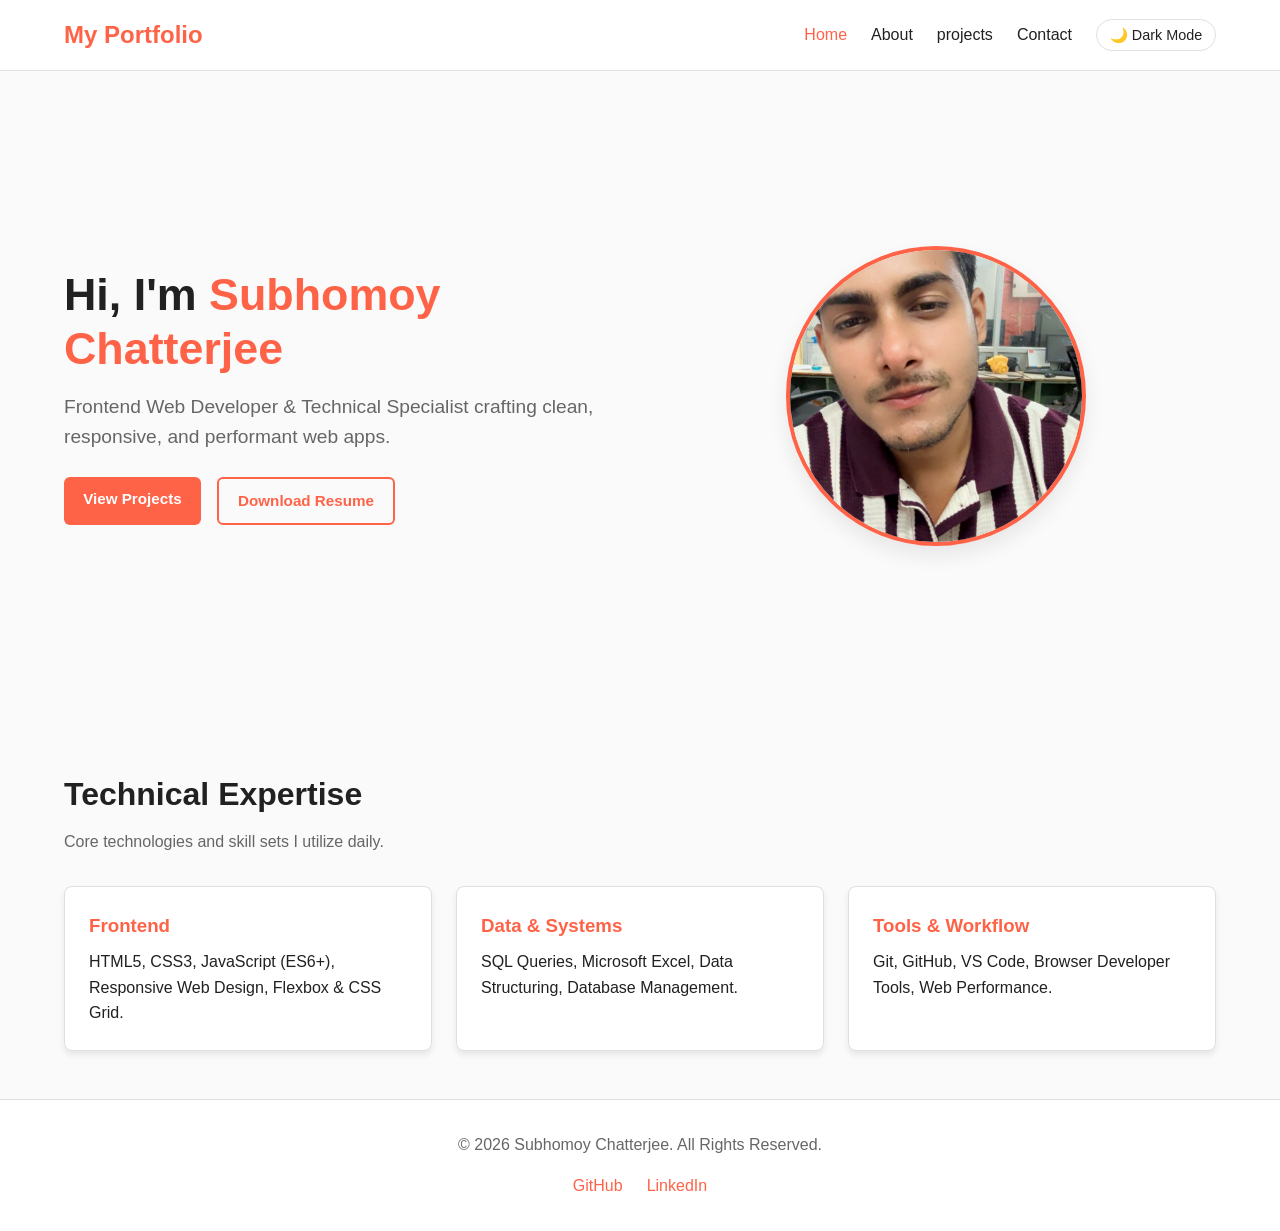
<file: week1-assignments/portfolio-website/index.html>
<!DOCTYPE html>
<html lang="en">

<head>
    <meta charset="UTF-8">
    <meta name="viewport" content="width=device-width, initial-scale=1.0">
    <title>Subhomoy Chatterjee | Personal Portfolio</title>
    <link rel="stylesheet" href="css/style.css">
    <link rel="shortcut icon" href="assets/icons/favicon.ico" type="image/x-icon">
</head>

<body>

    <header class="site-header">
        <nav class="nav-container" aria-label="Main Navigation">
            <a href="index.html" class="logo">My Portfolio</a>
            <ul class="nav-links">
                <li><a href="index.html" class="active">Home</a></li>
                <li><a href="about.html">About</a></li>
                <li><a href="projects.html">projects</a></li>
                <li><a href="contact.html">Contact</a></li>
                <li>
                    <button id="theme-toggle" class="theme-toggle-btn" aria-label="Toggle Theme">🌙 Dark Mode</button>
                </li>
            </ul>
        </nav>
    </header>

    <main>
   
        <section class="container hero-section">
            <div class="hero-content">
                <h1 class="hero-title">Hi, I'm <span>Subhomoy Chatterjee</span></h1>
                <p class="hero-subtitle">Frontend Web Developer & Technical Specialist crafting clean, responsive, and
                    performant web apps.</p>
                <div class="hero-buttons">
                    <a href="https://github.com/subhomoychatterjee1995/week1-assignments.git" target="_blank" rel="noopener" class="btn btn-primary">View Projects</a>
                    <a href="assets/resume/2027_Subhomoy Chatterjee CV.pdf" download class="btn btn-outline">Download Resume</a>
                </div>
            </div>
            <div class="hero-image">
                <img src="assets/images/hero.jpg" alt="Subhomoy Chatterjee profile photo">
            </div>
        </section>

        <section class="container reveal">
            <h2 class="section-title">Technical Expertise</h2>
            <p class="section-subtitle">Core technologies and skill sets I utilize daily.</p>

            <div class="skills-grid">
                <article class="skill-card">
                    <h3>Frontend</h3>
                    <p>HTML5, CSS3, JavaScript (ES6+), Responsive Web Design, Flexbox & CSS Grid.</p>
                </article>
                <article class="skill-card">
                    <h3>Data & Systems</h3>
                    <p>SQL Queries, Microsoft Excel, Data Structuring, Database Management.</p>
                </article>
                <article class="skill-card">
                    <h3>Tools & Workflow</h3>
                    <p>Git, GitHub, VS Code, Browser Developer Tools, Web Performance.</p>
                </article>
            </div>
        </section>
    </main>

    <footer class="site-footer">
        <div class="footer-content">
            <p>&copy; 2026 Subhomoy Chatterjee. All Rights Reserved.</p>
            <ul class="footer-links">
                <li><a href="https://github.com/subhomoychatterjee1995" target="_blank" rel="noopener">GitHub</a></li>
                <li><a href="https://www.linkedin.com/in/subhomoy-chatterjee-10795125b" target="_blank" rel="noopener">LinkedIn</a></li>
            </ul>
        </div>
    </footer>

    <script src="js/script.js"></script>
</body>

</html>
</file>
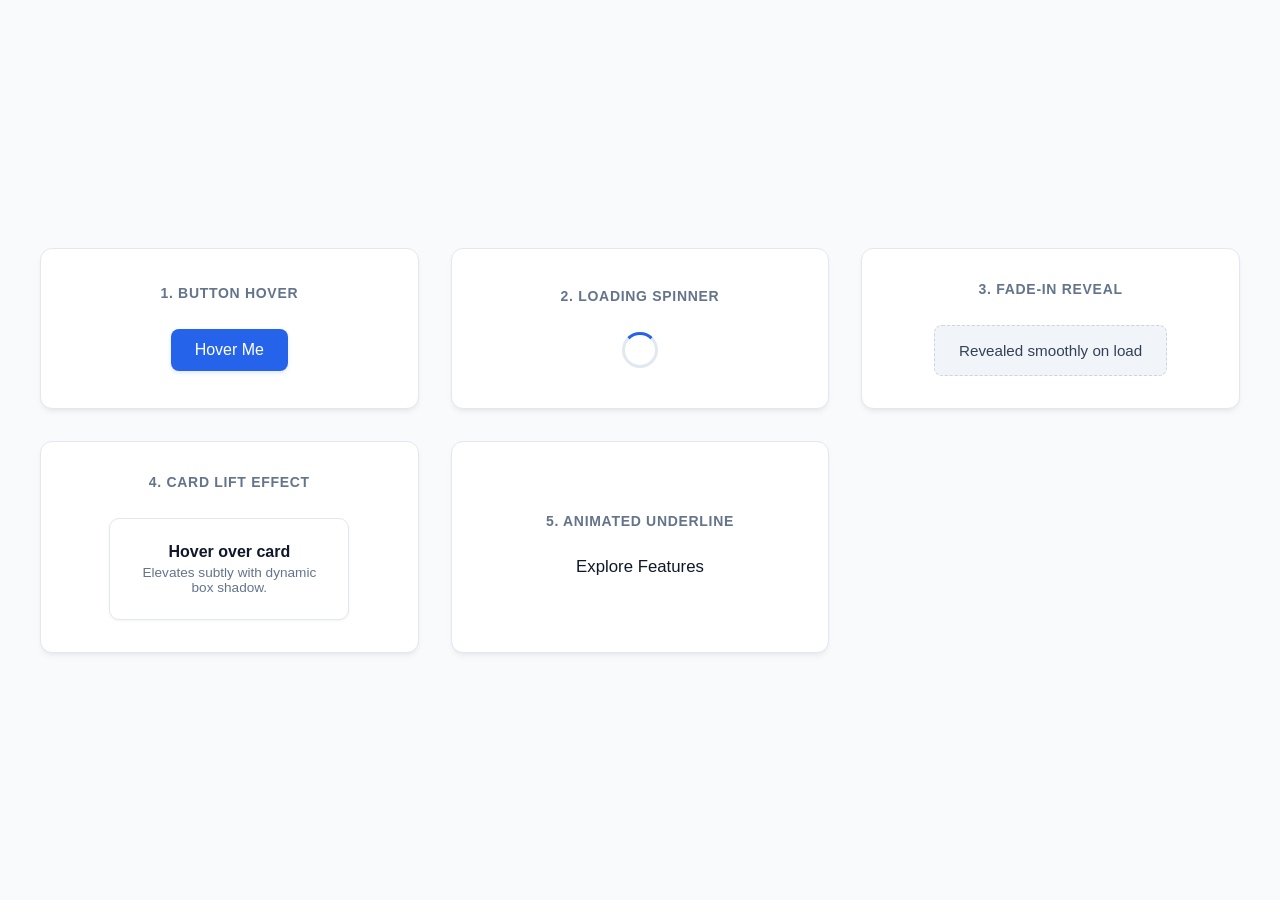
<file: week1-assignments/css-challenge/Animation Task/index.html>
<!DOCTYPE html>
<html lang="en">

<head>
    <meta charset="UTF-8">
    <meta name="viewport" content="width=device-width, initial-scale=1.0">
    <meta name="author" content="Subhomoy Chatterjee">
    <title>UI Animation Components</title>
    <style>
        * {
            box-sizing: border-box;
            margin: 0;
            padding: 0;
        }

        body {
            font-family: -apple-system, BlinkMacSystemFont, "Segoe UI", Roboto, Helvetica, Arial, sans-serif;
            background-color: #f8fafc;
            color: #1e293b;
            display: flex;
            justify-content: center;
            align-items: center;
            min-height: 100vh;
            padding: 2rem;
        }

        .container {
            display: grid;
            grid-template-columns: repeat(auto-fit, minmax(280px, 1fr));
            gap: 2rem;
            max-width: 1200px;
            width: 100%;
        }

        .section-card {
            background: #ffffff;
            padding: 2rem;
            border-radius: 12px;
            box-shadow: 0 4px 6px -1px rgba(0, 0, 0, 0.05), 0 2px 4px -2px rgba(0, 0, 0, 0.05);
            display: flex;
            flex-direction: column;
            align-items: center;
            justify-content: center;
            gap: 1.25rem;
            text-align: center;
            border: 1px solid #e2e8f0;
        }

        .section-title {
            font-size: 0.875rem;
            font-weight: 600;
            text-transform: uppercase;
            letter-spacing: 0.05em;
            color: #64748b;
            margin-bottom: 0.5rem;
        }

        .btn-hover {
            padding: 0.75rem 1.5rem;
            font-size: 1rem;
            font-weight: 500;
            color: #ffffff;
            background-color: #2563eb;
            border: none;
            border-radius: 8px;
            cursor: pointer;

            transition: transform 0.2s cubic-bezier(0.16, 1, 0.3, 1),
                background-color 0.2s ease,
                box-shadow 0.2s ease;
            box-shadow: 0 2px 4px rgba(37, 99, 235, 0.15);
        }

        .btn-hover:hover {
            background-color: #1d4ed8;
            transform: translateY(-2px);
            box-shadow: 0 6px 12px rgba(37, 99, 235, 0.25);
        }

        .btn-hover:active {
            transform: translateY(0);
            box-shadow: 0 2px 4px rgba(37, 99, 235, 0.15);
        }



        .spinner {
            width: 36px;
            height: 36px;
            border: 3.5px solid #e2e8f0;
            border-top-color: #2563eb;
            border-radius: 50%;

            animation: spin 0.8s linear infinite;
        }

        @keyframes spin {
            from {
                transform: rotate(0deg);
            }

            to {
                transform: rotate(360deg);
            }
        }



        .fade-in-content {

            animation: fadeIn 0.6s cubic-bezier(0.16, 1, 0.3, 1) forwards;
        }

        .fade-in-box {
            background-color: #f1f5f9;
            padding: 1rem 1.5rem;
            border-radius: 8px;
            font-size: 0.95rem;
            color: #334155;
            border: 1px dashed #cbd5e1;
        }

        @keyframes fadeIn {
            from {
                opacity: 0;
                transform: translateY(12px);
            }

            to {
                opacity: 1;
                transform: translateY(0);
            }
        }



        .interactive-card {
            background-color: #ffffff;
            padding: 1.5rem;
            border-radius: 10px;
            border: 1px solid #e2e8f0;
            width: 100%;
            max-width: 240px;
            cursor: pointer;

            transition: transform 0.25s cubic-bezier(0.16, 1, 0.3, 1),
                box-shadow 0.25s ease,
                border-color 0.25s ease;
            box-shadow: 0 1px 3px rgba(0, 0, 0, 0.05);
        }

        .interactive-card:hover {
            transform: translateY(-5px);
            box-shadow: 0 12px 20px -4px rgba(0, 0, 0, 0.08),
                0 4px 6px -2px rgba(0, 0, 0, 0.03);
            border-color: #cbd5e1;
        }

        .interactive-card h4 {
            font-size: 1rem;
            margin-bottom: 0.25rem;
            color: #0f172a;
        }

        .interactive-card p {
            font-size: 0.85rem;
            color: #64748b;
        }


        .nav-link {
            position: relative;
            font-size: 1.05rem;
            font-weight: 500;
            color: #0f172a;
            text-decoration: none;
            padding-bottom: 4px;
        }


        .nav-link::after {
            content: "";
            position: absolute;
            bottom: 0;
            left: 0;
            width: 100%;
            height: 2px;
            background-color: #2563eb;
            transform: scaleX(0);
            transform-origin: right;
            transition: transform 0.3s cubic-bezier(0.16, 1, 0.3, 1);
        }

        .nav-link:hover::after {
            transform: scaleX(1);
            transform-origin: left;
        }
    </style>
</head>

<body>

    <div class="container">


        <div class="section-card">
            <span class="section-title">1. Button Hover</span>
            <button class="btn-hover">Hover Me</button>
        </div>


        <div class="section-card">
            <span class="section-title">2. Loading Spinner</span>
            <div class="spinner"></div>
        </div>


        <div class="section-card">
            <span class="section-title">3. Fade-In Reveal</span>
            <div class="fade-in-content">
                <div class="fade-in-box">Revealed smoothly on load</div>
            </div>
        </div>


        <div class="section-card">
            <span class="section-title">4. Card Lift Effect</span>
            <div class="interactive-card">
                <h4>Hover over card</h4>
                <p>Elevates subtly with dynamic box shadow.</p>
            </div>
        </div>


        <div class="section-card">
            <span class="section-title">5. Animated Underline</span>
            <a href="#" class="nav-link">Explore Features</a>
        </div>

    </div>

</body>

</html>
</file>
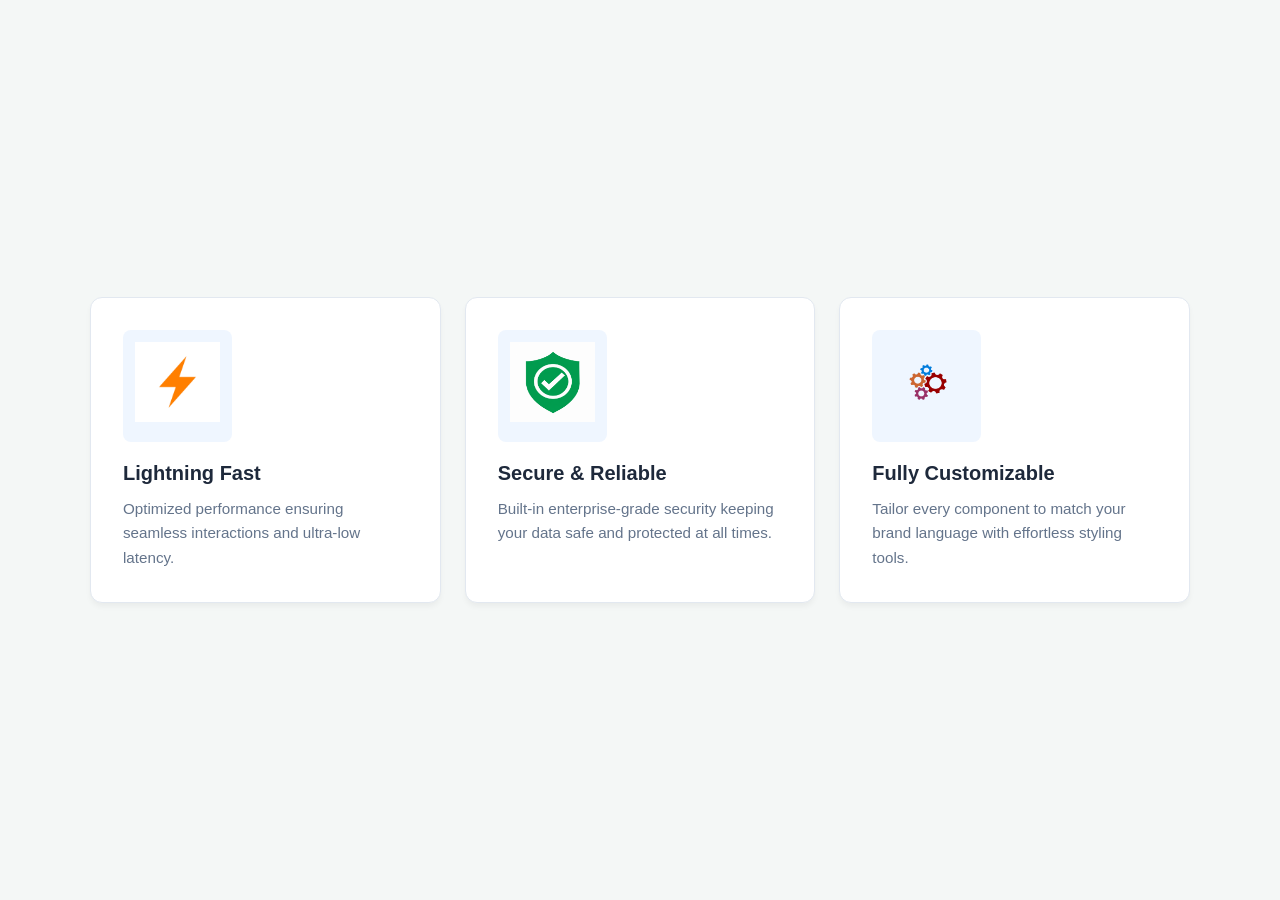
<file: week1-assignments/css-challenge/Flexbox Layout Task/index.html>
<!DOCTYPE html>
<html lang="en">
<head>
  <meta charset="UTF-8">
  <meta name="viewport" content="width=device-width, initial-scale=1.0">
  <meta name="description" content="A responsive flexbox card row layout">
  <meta name="author" content="Subhomoy Chatterjee">
  <title>Responsive Flexbox Card Row</title>
  <link rel="stylesheet" href="css/style.css">
</head>
<body>

  <main class="container">
    <!-- Card 1 -->
    <article class="card">
      <div class="card-icon"><img src="icons/lightning_logo.jpg" alt="" height="80" width="85"></div>
      <h3 class="card-title">Lightning Fast</h3>
      <p class="card-description">
        Optimized performance ensuring seamless interactions and ultra-low latency.
      </p>
    </article>

    <!-- Card 2 -->
    <article class="card">
      <div class="card-icon"><img src="icons/shild_logo.png" alt="" height="80" width="85"></div>
      <h3 class="card-title">Secure & Reliable</h3>
      <p class="card-description">
        Built-in enterprise-grade security keeping your data safe and protected at all times.
      </p>
    </article>

    <!-- Card 3 🎨-->
    <article class="card">
      <div class="card-icon"><img src="icons/customize_logo.png" alt="" height="80" width="85"></div>
      <h3 class="card-title">Fully Customizable</h3>
      <p class="card-description">
        Tailor every component to match your brand language with effortless styling tools.
      </p>
    </article>
  </main>

</body>
</html>
</file>
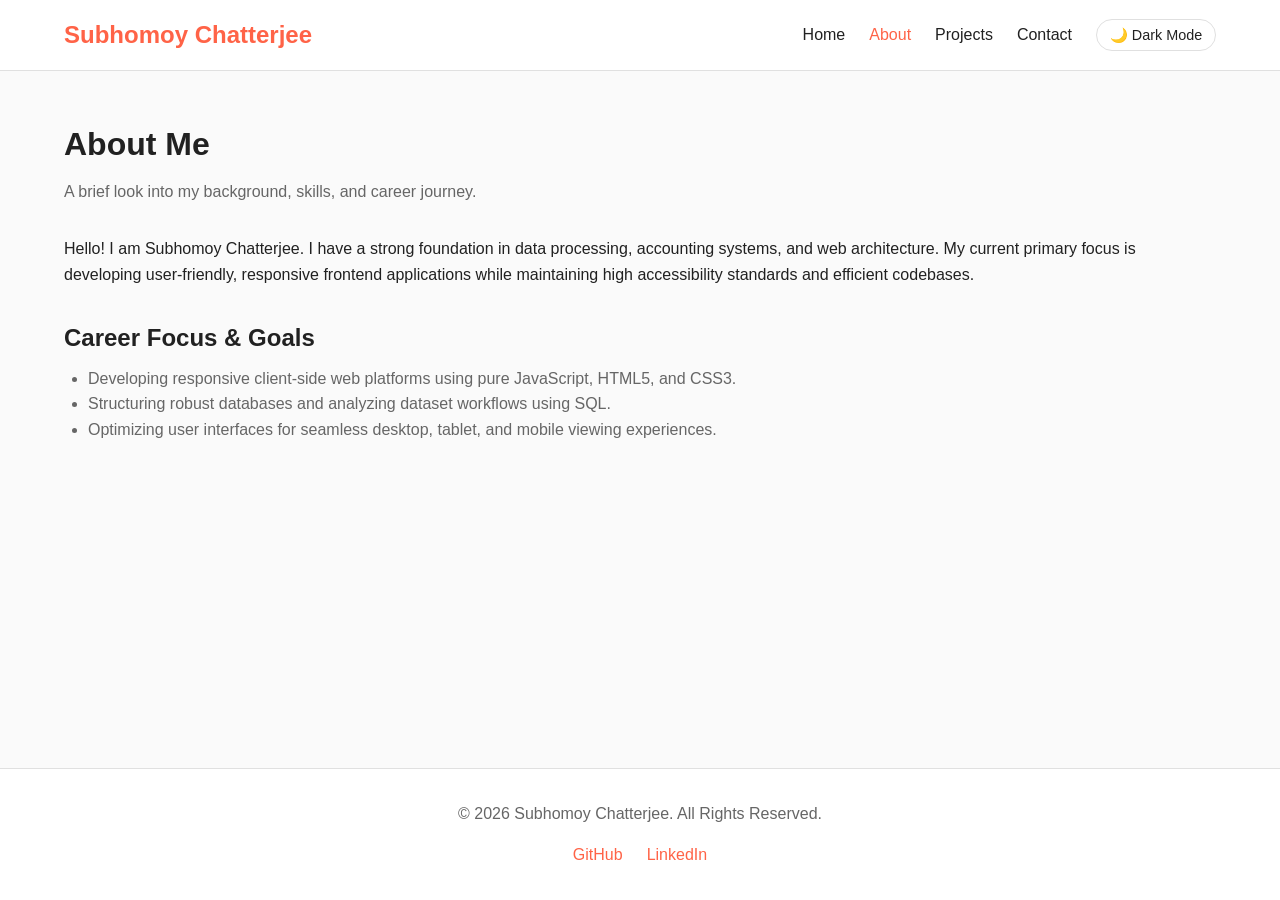
<file: week1-assignments/portfolio-website/about.html>
<!DOCTYPE html>
<html lang="en">

<head>
    <meta charset="UTF-8">
    <meta name="viewport" content="width=device-width, initial-scale=1.0">
    <title>About | Subhomoy Chatterjee</title>
    <link rel="stylesheet" href="css/style.css">
</head>

<body>

    <header class="site-header">
        <nav class="nav-container" aria-label="Main Navigation">
            <a href="index.html" class="logo">Subhomoy Chatterjee</a>
            <ul class="nav-links">
                <li><a href="index.html">Home</a></li>
                <li><a href="about.html" class="active">About</a></li>
                <li><a href="projects.html">Projects</a></li>
                <li><a href="contact.html">Contact</a></li>
                <li>
                    <button id="theme-toggle" class="theme-toggle-btn" aria-label="Toggle Theme">🌙 Dark Mode</button>
                </li>
            </ul>
        </nav>
    </header>

    <main class="container">
        <section class="reveal">
            <h1 class="section-title">About Me</h1>
            <p class="section-subtitle">A brief look into my background, skills, and career journey.</p>

            <div style="margin-bottom: 2rem;">
                <p>Hello! I am Subhomoy Chatterjee. I have a strong foundation in data processing, accounting systems,
                    and web architecture. My current primary focus is developing user-friendly, responsive frontend
                    applications while maintaining high accessibility standards and efficient codebases.</p>
            </div>

            <h2 class="section-title" style="font-size: 1.5rem; margin-top: 2rem;">Career Focus & Goals</h2>
            <ul style="margin-left: 1.5rem; margin-top: 0.5rem; color: var(--text-muted);">
                <li>Developing responsive client-side web platforms using pure JavaScript, HTML5, and CSS3.</li>
                <li>Structuring robust databases and analyzing dataset workflows using SQL.</li>
                <li>Optimizing user interfaces for seamless desktop, tablet, and mobile viewing experiences.</li>
            </ul>
        </section>
    </main>

    <footer class="site-footer">
        <div class="footer-content">
            <p>&copy; 2026 Subhomoy Chatterjee. All Rights Reserved.</p>
            <ul class="footer-links">
                <li><a href="https://github.com/subhomoychatterjee1995" target="_blank" rel="noopener">GitHub</a></li>
                <li><a href="https://www.linkedin.com/in/subhomoy-chatterjee-10795125b" target="_blank" rel="noopener">LinkedIn</a></li>
            </ul>
        </div>
    </footer>

    <script src="js/script.js"></script>
</body>

</html>
</file>
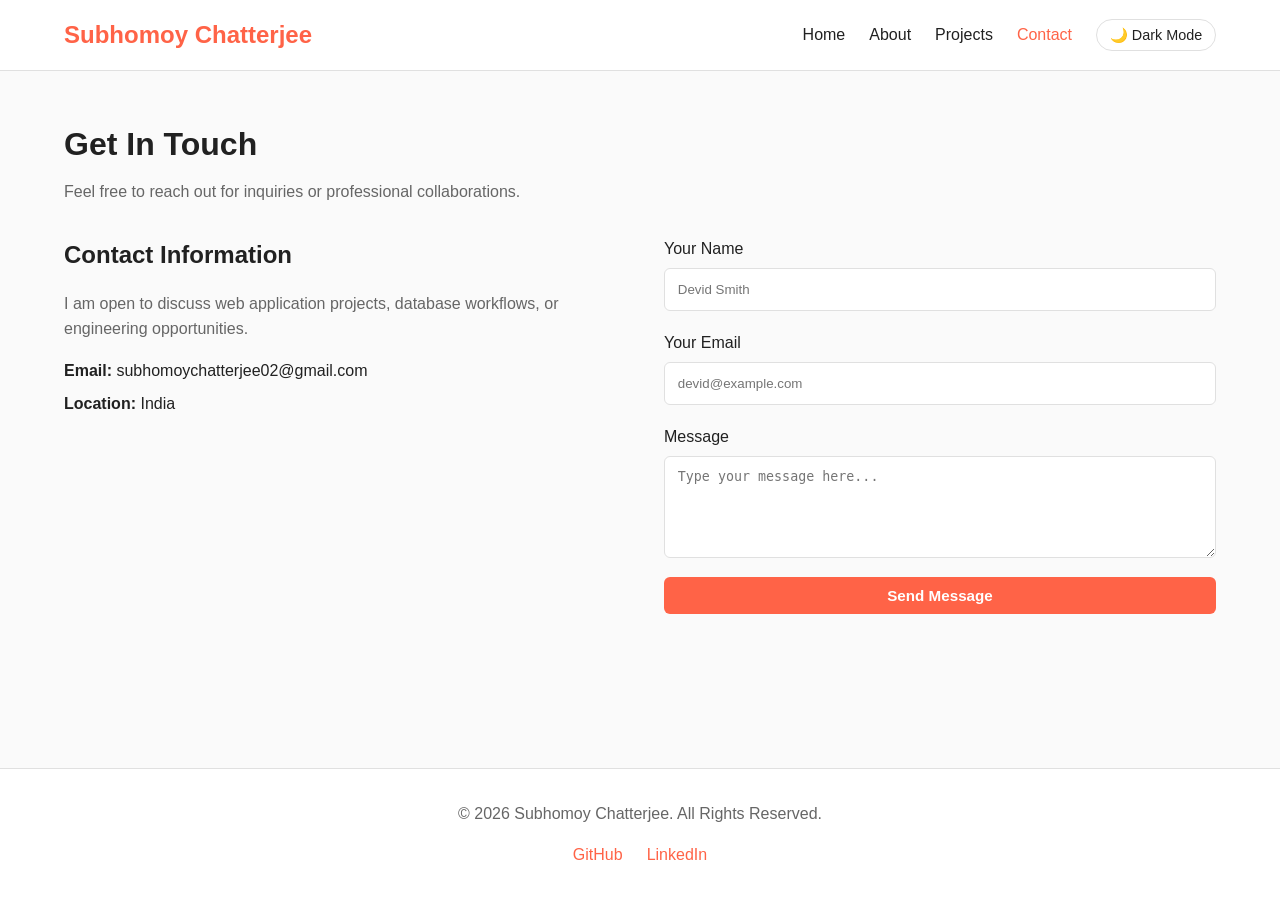
<file: week1-assignments/portfolio-website/contact.html>
<!DOCTYPE html>
<html lang="en">
<head>
  <meta charset="UTF-8">
  <meta name="viewport" content="width=device-width, initial-scale=1.0">
  <title>Contact | Subhomoy Chatterjee</title>
  <link rel="stylesheet" href="css/style.css">
</head>
<body>

  <header class="site-header">
    <nav class="nav-container" aria-label="Main Navigation">
      <a href="index.html" class="logo">Subhomoy Chatterjee</a>
      <ul class="nav-links">
        <li><a href="index.html">Home</a></li>
        <li><a href="about.html">About</a></li>
        <li><a href="projects.html">Projects</a></li>
        <li><a href="contact.html" class="active">Contact</a></li>
        <li>
          <button id="theme-toggle" class="theme-toggle-btn" aria-label="Toggle Theme">🌙 Dark Mode</button>
        </li>
      </ul>
    </nav>
  </header>

  <main class="container">
    <section class="reveal">
      <h1 class="section-title">Get In Touch</h1>
      <p class="section-subtitle">Feel free to reach out for inquiries or professional collaborations.</p>

      <div class="contact-container">
        <div>
          <h2>Contact Information</h2>
          <p style="margin-top: 1rem; color: var(--text-muted);">I am open to discuss web application projects, database workflows, or engineering opportunities.</p>
          <p style="margin-top: 1rem;"><strong>Email:</strong> subhomoychatterjee02@gmail.com</p>
          <p style="margin-top: 0.5rem;"><strong>Location:</strong> India</p>
        </div>

        <form class="contact-form" action="#" method="POST">
          <div class="form-group">
            <label for="name">Your Name</label>
            <input type="text" id="name" name="name" required placeholder="Devid Smith">
          </div>
          <div class="form-group">
            <label for="email">Your Email</label>
            <input type="email" id="email" name="email" required placeholder="devid@example.com">
          </div>
          <div class="form-group">
            <label for="message">Message</label>
            <textarea id="message" name="message" rows="5" required placeholder="Type your message here..."></textarea>
          </div>
          <button type="submit" class="btn btn-primary">Send Message</button>
        </form>
      </div>
    </section>
  </main>

  <footer class="site-footer">
    <div class="footer-content">
      <p>&copy; 2026 Subhomoy Chatterjee. All Rights Reserved.</p>
      <ul class="footer-links">
        <li><a href="https://github.com/subhomoychatterjee1995" target="_blank" rel="noopener">GitHub</a></li>
        <li><a href="https://www.linkedin.com/in/subhomoy-chatterjee-10795125b" target="_blank" rel="noopener">LinkedIn</a></li>
      </ul>
    </div>
  </footer>

  <script src="js/script.js"></script>
</body>
</html>
</file>
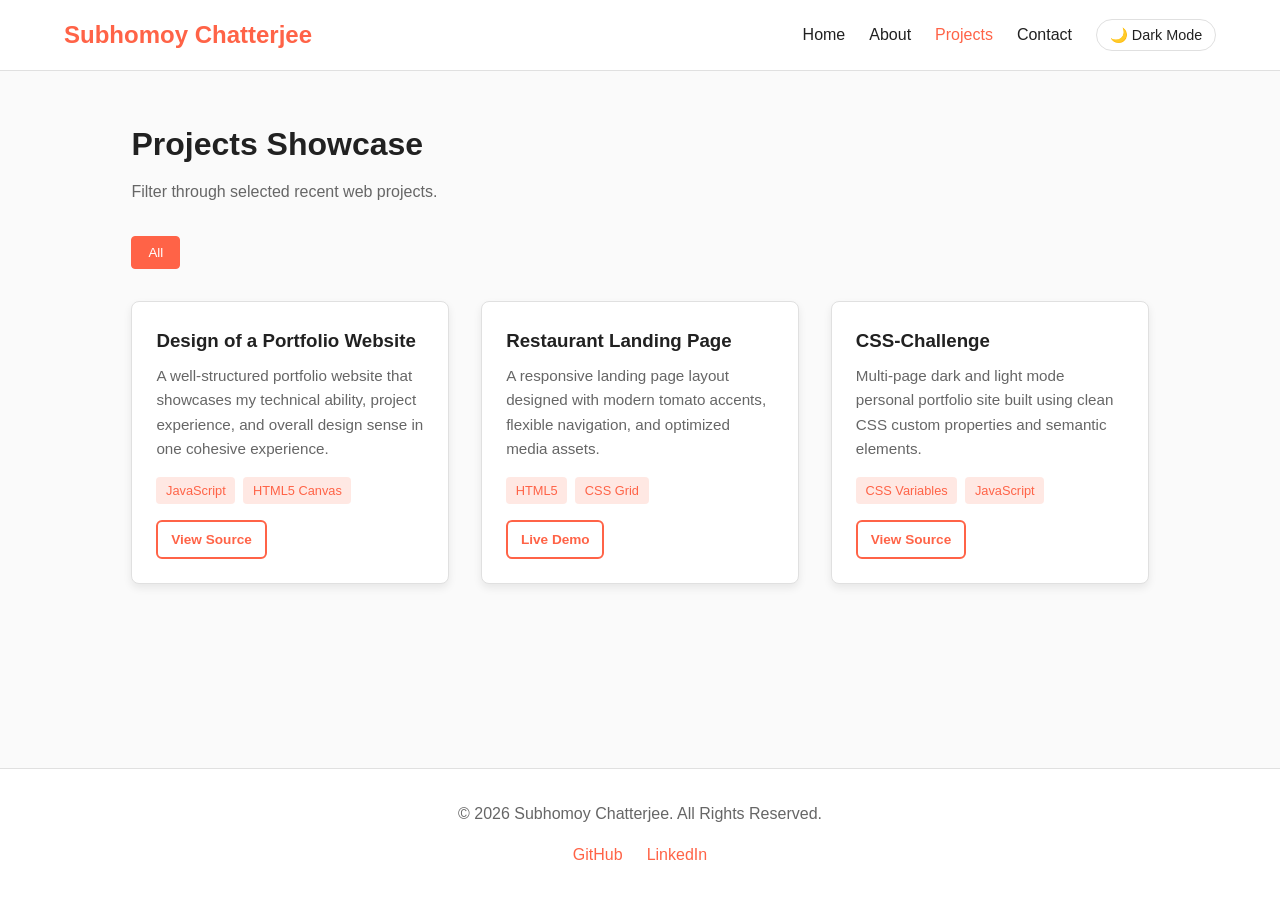
<file: week1-assignments/portfolio-website/projects.html>
<!DOCTYPE html>
<html lang="en">
<head>
  <meta charset="UTF-8">
  <meta name="viewport" content="width=device-width, initial-scale=1.0">
  <title>Projects | Subhomoy Chatterjee</title>
  <link rel="stylesheet" href="css/style.css">
</head>
<body>

  <header class="site-header">
    <nav class="nav-container" aria-label="Main Navigation">
      <a href="index.html" class="logo">Subhomoy Chatterjee</a>
      <ul class="nav-links">
        <li><a href="index.html">Home</a></li>
        <li><a href="about.html">About</a></li>
        <li><a href="projects.html" class="active">Projects</a></li>
        <li><a href="contact.html">Contact</a></li>
        <li>
          <button id="theme-toggle" class="theme-toggle-btn" aria-label="Toggle Theme">🌙 Dark Mode</button>
        </li>
      </ul>
    </nav>
  </header>

  <main class="container">
    <section class="reveal">
      <h1 class="section-title">Projects Showcase</h1>
      <p class="section-subtitle">Filter through selected recent web projects.</p>

      <div class="filter-buttons">
        <button class="filter-btn active" data-filter="all">All</button>
      </div>

      <div class="projects-grid">
        <article class="project-card" data-category="games">
          <div class="project-body">
            <h3>Design of a Portfolio Website</h3>
            <p>A well-structured portfolio website that showcases my technical ability, project experience, and overall design sense in one cohesive experience.</p>
            <div class="project-tags">
              <span class="tag">JavaScript</span>
              <span class="tag">HTML5 Canvas</span>
            </div>
            <a href="" class="btn btn-outline" style="padding: 0.4rem 0.8rem; font-size: 0.85rem;">View Source</a>
          </div>
        </article>

        <article class="project-card" data-category="web">
          <div class="project-body">
            <h3>Restaurant Landing Page</h3>
            <p>A responsive landing page layout designed with modern tomato accents, flexible navigation, and optimized media assets.</p>
            <div class="project-tags">
              <span class="tag">HTML5</span>
              <span class="tag">CSS Grid</span>
            </div>
            <a href="#" class="btn btn-outline" style="padding: 0.4rem 0.8rem; font-size: 0.85rem;">Live Demo</a>
          </div>
        </article>

        <article class="project-card" data-category="web">
          <div class="project-body">
            <h3>CSS-Challenge</h3>
            <p>Multi-page dark and light mode personal portfolio site built using clean CSS custom properties and semantic elements.</p>
            <div class="project-tags">
              <span class="tag">CSS Variables</span>
              <span class="tag">JavaScript</span>
            </div>
            <a href="#" class="btn btn-outline" style="padding: 0.4rem 0.8rem; font-size: 0.85rem;">View Source</a>
          </div>
        </article>
      </div>
    </section>
  </main>

  <footer class="site-footer">
    <div class="footer-content">
      <p>&copy; 2026 Subhomoy Chatterjee. All Rights Reserved.</p>
      <ul class="footer-links">
        <li><a href="https://github.com/subhomoychatterjee1995" target="_blank" rel="noopener">GitHub</a></li>
        <li><a href="https://www.linkedin.com/in/subhomoy-chatterjee-10795125b" target="_blank" rel="noopener">LinkedIn</a></li>
      </ul>
    </div>
  </footer>

  <script src="js/script.js"></script>
</body>
</html>
</file>
<file: week1-assignments/portfolio-website/css/style.css>
:root {
  --primary-color: #FF6347;
  --primary-hover: #E5533D;
  --bg-color: #FAFAFA;
  --surface-color: #FFFFFF;
  --text-color: #212121;
  --text-muted: #666666;
  --border-color: #E0E0E0;
  --card-bg: #FFFFFF;
  --shadow-color: rgba(0, 0, 0, 0.08);
  --transition-speed: 0.3s;
}

[data-theme="dark"] {
  --bg-color: #121212;
  --surface-color: #1E1E1E;
  --text-color: #F5F5F5;
  --text-muted: #AAAAAA;
  --border-color: #333333;
  --card-bg: #1E1E1E;
  --shadow-color: rgba(0, 0, 0, 0.5);
}

* {
  box-sizing: border-box;
  margin: 0;
  padding: 0;
}

html {
  scroll-behavior: smooth;
  font-family: 'Segoe UI', Tahoma, Geneva, Verdana, sans-serif;
  background-color: var(--bg-color);
  color: var(--text-color);
  transition: background-color var(--transition-speed), color var(--transition-speed);
}

body {
  display: flex;
  flex-direction: column;
  min-height: 100vh;
  line-height: 1.6;
}

main {
  flex: 1;
}

a {
  color: var(--primary-color);
  text-decoration: none;
  transition: color var(--transition-speed);
}

a:hover,
a:focus {
  color: var(--primary-hover);
}

a:focus-visible,
button:focus-visible,
input:focus-visible,
textarea:focus-visible,
select:focus-visible {
  outline: 2px solid var(--primary-color);
  outline-offset: 3px;
}

img {
  max-width: 100%;
  height: auto;
  display: block;
}


.site-header {
  position: sticky;
  top: 0;
  z-index: 100;
  background-color: var(--surface-color);
  border-bottom: 1px solid var(--border-color);
  transition: background-color var(--transition-speed);
}

.nav-container {
  max-width: 1200px;
  margin: 0 auto;
  padding: 1rem 1.5rem;
  display: flex;
  justify-content: space-between;
  align-items: center;
}

.logo {
  font-size: 1.5rem;
  font-weight: 700;
  color: var(--primary-color);
}

.nav-links {
  display: flex;
  list-style: none;
  gap: 1.5rem;
  align-items: center;
}

.nav-links a {
  color: var(--text-color);
  font-weight: 500;
}

.nav-links a.active,
.nav-links a:hover {
  color: var(--primary-color);
}


.btn {
  display: inline-block;
  padding: 0.6rem 1.2rem;
  font-size: 0.95rem;
  font-weight: 600;
  border-radius: 6px;
  border: none;
  cursor: pointer;
  transition: background-color var(--transition-speed), transform 0.2s;
  text-align: center;
}

.btn-primary {
  background-color: var(--primary-color);
  color: #FFFFFF !important;
}

.btn-primary:hover,
.btn-primary:focus {
  background-color: var(--primary-hover);
  transform: translateY(-2px);
}

.btn-outline {
  background-color: transparent;
  color: var(--primary-color) !important;
  border: 2px solid var(--primary-color);
}

.btn-outline:hover,
.btn-outline:focus {
  background-color: var(--primary-color);
  color: #FFFFFF !important;
  transform: translateY(-2px);
}

.theme-toggle-btn {
  background: none;
  border: 1px solid var(--border-color);
  color: var(--text-color);
  padding: 0.4rem 0.8rem;
  border-radius: 20px;
  cursor: pointer;
  font-size: 0.9rem;
}


.container {
  max-width: 1200px;
  margin: 0 auto;
  padding: 3rem 1.5rem;
}

.section-title {
  font-size: 2rem;
  margin-bottom: 0.5rem;
  color: var(--text-color);
}

.section-subtitle {
  color: var(--text-muted);
  margin-bottom: 2rem;
}


.hero-section {
  display: flex;
  align-items: center;
  justify-content: space-between;
  gap: 2rem;
  min-height: calc(80vh - 70px);
}

.hero-content {
  flex: 1;
}

.hero-title {
  font-size: 2.8rem;
  line-height: 1.2;
  margin-bottom: 1rem;
}

.hero-title span {
  color: var(--primary-color);
}

.hero-subtitle {
  font-size: 1.2rem;
  color: var(--text-muted);
  margin-bottom: 1.5rem;
}

.hero-buttons {
  display: flex;
  gap: 1rem;
  flex-wrap: wrap;
}

.hero-image {
  flex: 1;
  display: flex;
  justify-content: center;
}

.hero-image img {
  border-radius: 50%;
  width: 300px;
  height: 300px;
  object-fit: cover;
  border: 4px solid var(--primary-color);
  box-shadow: 0 10px 20px var(--shadow-color);
}


.skills-grid {
  display: grid;
  grid-template-columns: repeat(auto-fit, minmax(220px, 1fr));
  gap: 1.5rem;
}

.skill-card {
  background-color: var(--card-bg);
  border: 1px solid var(--border-color);
  padding: 1.5rem;
  border-radius: 8px;
  box-shadow: 0 4px 6px var(--shadow-color);
}

.skill-card h3 {
  margin-bottom: 0.5rem;
  color: var(--primary-color);
}


.filter-buttons {
  display: flex;
  gap: 0.5rem;
  margin-bottom: 2rem;
  flex-wrap: wrap;
}

.filter-btn {
  background-color: var(--surface-color);
  border: 1px solid var(--border-color);
  color: var(--text-color);
  padding: 0.5rem 1rem;
  border-radius: 4px;
  cursor: pointer;
}

.filter-btn.active,
.filter-btn:hover {
  background-color: var(--primary-color);
  color: #FFFFFF;
  border-color: var(--primary-color);
}

.projects-grid {
  display: grid;
  grid-template-columns: repeat(auto-fit, minmax(300px, 1fr));
  gap: 2rem;
}

.project-card {
  background-color: var(--card-bg);
  border: 1px solid var(--border-color);
  border-radius: 8px;
  overflow: hidden;
  box-shadow: 0 4px 8px var(--shadow-color);
  transition: transform var(--transition-speed);
}

.project-card:hover {
  transform: translateY(-5px);
}

.project-card.hide {
  display: none;
}

.project-body {
  padding: 1.5rem;
}

.project-body h3 {
  margin-bottom: 0.5rem;
}

.project-body p {
  color: var(--text-muted);
  font-size: 0.95rem;
  margin-bottom: 1rem;
}

.project-tags {
  display: flex;
  gap: 0.5rem;
  flex-wrap: wrap;
  margin-bottom: 1rem;
}

.tag {
  background-color: rgba(255, 99, 71, 0.15);
  color: var(--primary-color);
  font-size: 0.8rem;
  padding: 0.2rem 0.6rem;
  border-radius: 4px;
}


.contact-container {
  display: grid;
  grid-template-columns: 1fr 1fr;
  gap: 3rem;
}

.contact-form {
  display: flex;
  flex-direction: column;
  gap: 1.2rem;
}

.form-group {
  display: flex;
  flex-direction: column;
  gap: 0.4rem;
}

.form-group label {
  font-weight: 500;
}

.form-group input,
.form-group textarea {
  padding: 0.8rem;
  border: 1px solid var(--border-color);
  border-radius: 6px;
  background-color: var(--surface-color);
  color: var(--text-color);
}


.reveal {
  opacity: 0;
  transform: translateY(30px);
  transition: opacity 0.6s ease-out, transform 0.6s ease-out;
}

.reveal.active {
  opacity: 1;
  transform: translateY(0);
}


.site-footer {
  background-color: var(--surface-color);
  border-top: 1px solid var(--border-color);
  padding: 2rem 1.5rem;
  text-align: center;
  color: var(--text-muted);
}

.footer-content {
  max-width: 1200px;
  margin: 0 auto;
  display: flex;
  flex-direction: column;
  align-items: center;
  gap: 1rem;
}

.footer-links {
  display: flex;
  gap: 1.5rem;
  list-style: none;
}


@media (max-width: 768px) {
  .hero-section {
    flex-direction: column-reverse;
    text-align: center;
  }

  .hero-buttons {
    justify-content: center;
  }

  .contact-container {
    grid-template-columns: 1fr;
  }

  .nav-container {
    flex-direction: column;
    gap: 1rem;
  }
}
</file>
<file: week1-assignments/css-challenge/Flexbox Layout Task/css/style.css>
* {
    box-sizing: border-box;
    margin: 0;
    padding: 0;
}

body {
    font-family: -apple-system, BlinkMacSystemFont, "Segoe UI", Roboto, Helvetica, Arial, sans-serif;
    background-color: #f4f7f6;
    color: #333333;
    min-height: 100vh;

    display: flex;
    justify-content: center;
    align-items: center;
    padding: 2rem 1rem;
}


.container {
    display: flex;
    flex-direction: row;
    justify-content: center;
    align-items: stretch;
    gap: 1.5rem;
    width: 100%;
    max-width: 1100px;
}


.card {

    flex: 1 1 0px;


    display: flex;
    flex-direction: column;
    justify-content: flex-start;
    align-items: flex-start;
    gap: 0.75rem;


    background-color: #ffffff;
    padding: 2rem;
    border-radius: 12px;
    border: 1px solid #e2e8f0;
    box-shadow: 0 4px 6px -1px rgba(0, 0, 0, 0.05);


    transition: transform 0.3s ease, box-shadow 0.3s ease, border-color 0.3s ease;
}


.card-icon {
    font-size: 2rem;
    background-color: #eff6ff;
    padding: 0.75rem;
    border-radius: 8px;
    margin-bottom: 0.5rem;
}

.card-title {
    font-size: 1.25rem;
    font-weight: 600;
    color: #1e293b;
}

.card-description {
    font-size: 0.95rem;
    line-height: 1.6;
    color: #64748b;
}


.card:hover {
    transform: translateY(-6px);
    box-shadow: 0 12px 20px -3px rgba(0, 0, 0, 0.1);
    border-color: #3b82f6;
}


@media (max-width: 768px) {
    .container {
        flex-direction: column;
    }

    .card {
        width: 100%;
    }
}
</file>
